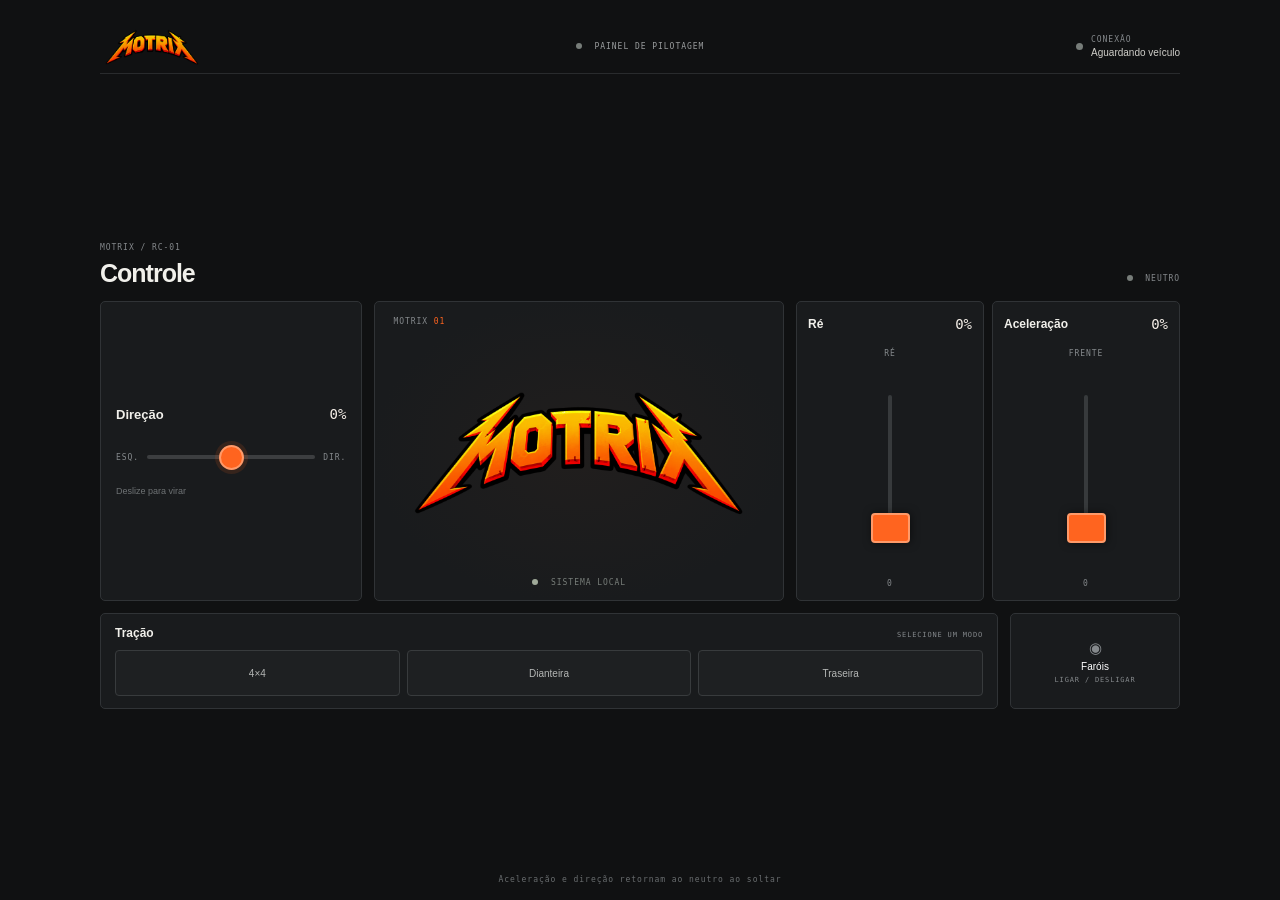
<file: index.html>
﻿<!DOCTYPE html>
<html lang="pt-BR">
<head>
  <meta charset="UTF-8">
  <meta name="viewport" content="width=device-width, initial-scale=1.0, viewport-fit=cover">
  <meta name="theme-color" content="#101112">
  <meta name="mobile-web-app-capable" content="yes">
  <meta name="apple-mobile-web-app-capable" content="yes">
  <meta name="apple-mobile-web-app-status-bar-style" content="black-translucent">
  <meta name="description" content="Painel de controle do carrinho Motrix.">
  <link rel="apple-touch-icon" href="./images/motrix-192.png">
  <link rel="manifest" href="./manifest.webmanifest">
  <link rel="stylesheet" href="./style.css">
  <link rel="icon" href="./images/favicon02.png">
  <title>Motrix — Controle</title>
</head>
<body>
  <main class="dashboard">
    <header class="topbar">
      <a class="brand" href="#inicio" aria-label="Motrix"><img src="./images/motrix.png" alt="Motrix"></a>
      <div class="session-label"><span aria-hidden="true"></span> PAINEL DE PILOTAGEM</div>
      <div class="topbar-actions">
        <div class="connection" role="status" aria-live="polite">
          <i class="connection-light" aria-hidden="true"></i>
          <span><small>CONEXÃO</small><strong id="connectionStatus">Aguardando veículo</strong></span>
        </div>
        <button class="install-button" id="installButton" type="button" hidden>Instalar</button>
      </div>
    </header>

    <section class="control-deck" id="inicio" aria-label="Controles do Motrix">
      <div class="deck-heading">
        <div><span class="eyebrow">MOTRIX / RC-01</span><h1>Controle</h1></div>
        <span class="neutral-state"><i aria-hidden="true"></i> NEUTRO</span>
      </div>

      <div class="cockpit">
        <section class="control-card steering-card" aria-labelledby="steeringTitle">
          <div class="control-title"><h2 id="steeringTitle">Direção</h2><output class="value" id="steeringValue" for="steering">0%</output></div>
          <div class="steering-range">
            <span class="range-caption" aria-hidden="true">ESQ.</span>
            <input class="horizontal-range" id="steering" type="range" min="-100" max="100" value="0" aria-label="Direção, esquerda a direita">
            <span class="range-caption" aria-hidden="true">DIR.</span>
          </div>
          <p class="control-hint">Deslize para virar</p>
        </section>

        <section class="vehicle-panel" aria-label="Identidade Motrix">
          <span class="vehicle-label">MOTRIX <b>01</b></span>
          <img class="vehicle-logo" src="./images/motrix.png" alt="Logo Motrix">
          <span class="vehicle-status"><i aria-hidden="true"></i> SISTEMA LOCAL</span>
        </section>

        <div class="drive-controls" aria-label="Movimento">
          <section class="control-card drive-card" aria-labelledby="reverseTitle">
            <div class="control-title"><h2 id="reverseTitle">Ré</h2><output class="value" id="reverseValue" for="reverse">0%</output></div>
            <div class="vertical-control">
              <span class="range-caption">RÉ</span>
              <div class="range-shell"><div class="range-track" aria-hidden="true"></div><input class="vertical-range" id="reverse" type="range" min="0" max="100" value="0" aria-label="Velocidade em ré"><span class="range-thumb" aria-hidden="true"></span></div>
              <span class="range-caption">0</span>
            </div>
          </section>
          <section class="control-card drive-card" aria-labelledby="throttleTitle">
            <div class="control-title"><h2 id="throttleTitle">Aceleração</h2><output class="value" id="throttleValue" for="throttle">0%</output></div>
            <div class="vertical-control">
              <span class="range-caption">FRENTE</span>
              <div class="range-shell"><div class="range-track" aria-hidden="true"></div><input class="vertical-range" id="throttle" type="range" min="0" max="100" value="0" aria-label="Velocidade para frente"><span class="range-thumb" aria-hidden="true"></span></div>
              <span class="range-caption">0</span>
            </div>
          </section>
        </div>
      </div>

      <footer class="bottom-controls">
        <section class="traction-block" aria-label="Tração">
          <div class="bottom-heading"><h2>Tração</h2><span>SELECIONE UM MODO</span></div>
          <div class="traction-options" role="group" aria-label="Modo de tração">
            <button class="traction-option" type="button" data-drive="4x4" aria-pressed="false">4×4</button>
            <button class="traction-option" type="button" data-drive="fwd" aria-pressed="false">Dianteira</button>
            <button class="traction-option" type="button" data-drive="rwd" aria-pressed="false">Traseira</button>
          </div>
        </section>
        <button class="lights-control" id="lightsToggle" type="button" aria-pressed="false"><span class="light-icon" aria-hidden="true">◉</span><span class="lights-name">Faróis</span><span class="hold-label">LIGAR / DESLIGAR</span></button>
      </footer>
    </section>
    <p class="footer-note">Aceleração e direção retornam ao neutro ao soltar</p>
  </main>
  <script src="./main.js" defer></script>
</body>
</html>
</file>
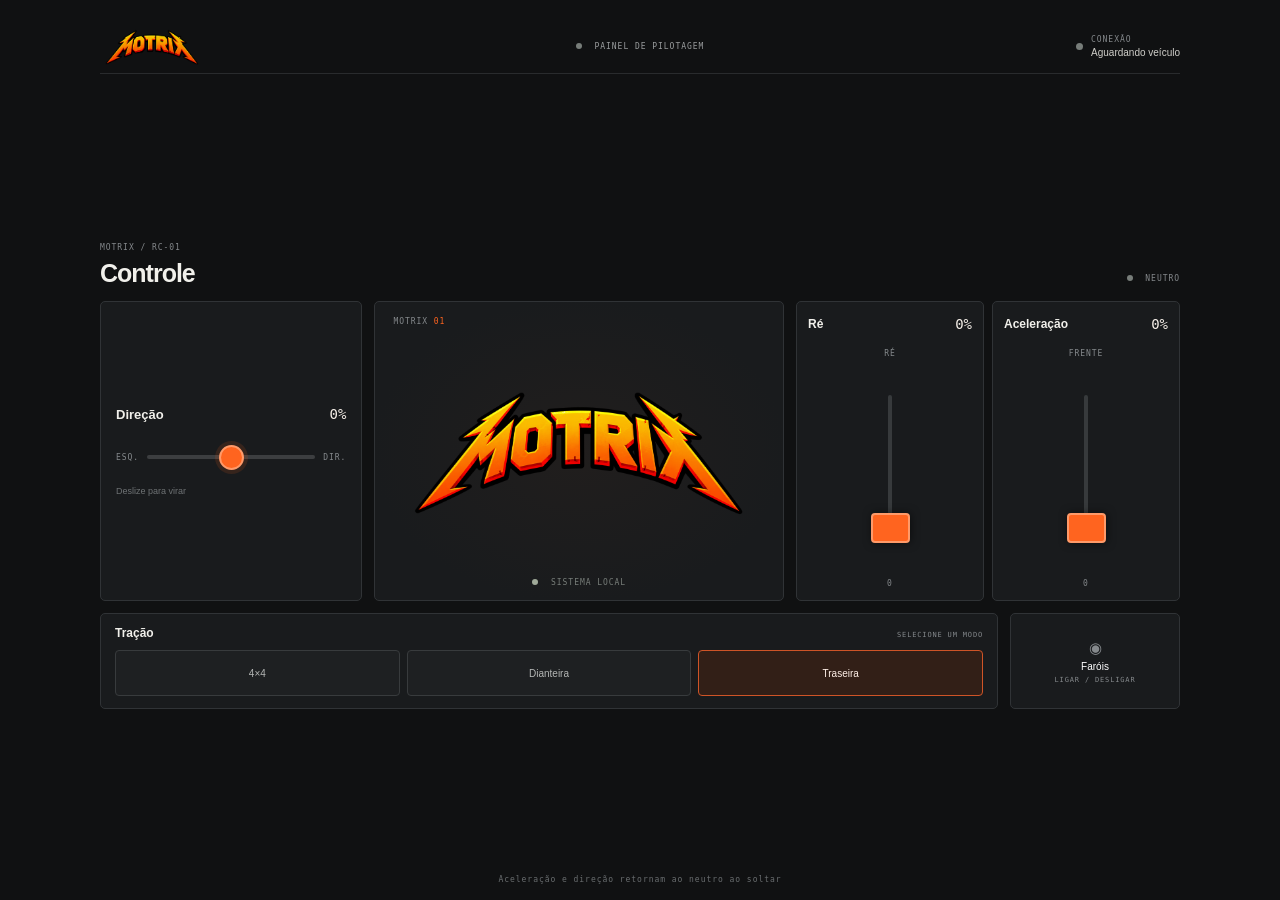
<file: data/index.html>
﻿<!DOCTYPE html>
<html lang="pt-BR">
<head>

  <meta charset="UTF-8">
  <meta name="viewport" content="width=device-width, initial-scale=1.0, viewport-fit=cover">
  <meta name="theme-color" content="#101112">
  <meta name="mobile-web-app-capable" content="yes">
  <meta name="apple-mobile-web-app-capable" content="yes">
  <meta name="apple-mobile-web-app-status-bar-style" content="black-translucent">
  <meta name="description" content="Painel de controle do carrinho Motrix.">
  <link rel="apple-touch-icon" href="./images/motrix-192.png">
  <link rel="manifest" href="./manifest.webmanifest">
  <link rel="stylesheet" href="./style.css">
  <link rel="icon" href="./images/favicon02.png">
  <title>Motrix — Controle</title>

</head>

<body>

  <main class="dashboard">

    <header class="topbar">

      <a class="brand" href="#inicio" aria-label="Motrix"><img src="./images/motrix.png" alt="Motrix"></a>
      <div class="session-label"><span aria-hidden="true"></span> PAINEL DE PILOTAGEM</div>
      <div class="topbar-actions">

        <div class="connection" role="status" aria-live="polite">

          <i class="connection-light" aria-hidden="true"></i>
          <span><small>CONEXÃO</small><strong id="connectionStatus">Aguardando veículo</strong></span>
        
        </div>

        <button class="install-button" id="installButton" type="button" hidden>Instalar</button>
      
      </div>

    </header>

    <section class="control-deck" id="inicio" aria-label="Controles do Motrix">
      
      <div class="deck-heading">

        <div><span class="eyebrow">MOTRIX / RC-01</span><h1>Controle</h1></div>
        <span class="neutral-state"><i aria-hidden="true"></i> NEUTRO</span>
      
      </div>

      <div class="cockpit">

        <section class="control-card steering-card" aria-labelledby="steeringTitle">
          
          <div class="control-title"><h2 id="steeringTitle">Direção</h2><output class="value" id="steeringValue" for="steering">0%</output></div>
          
          <div class="steering-range">

            <span class="range-caption" aria-hidden="true">ESQ.</span>
            <input class="horizontal-range" id="steering" type="range" min="-100" max="100" value="0" aria-label="Direção, esquerda a direita">
            <span class="range-caption" aria-hidden="true">DIR.</span>
          
          </div>

          <p class="control-hint">Deslize para virar</p>

        </section>

        <section class="vehicle-panel" aria-label="Identidade Motrix">

          <span class="vehicle-label">MOTRIX <b>01</b></span>
          <img class="vehicle-logo" src="./images/motrix.png" alt="Logo Motrix">
          <span class="vehicle-status"><i aria-hidden="true"></i> SISTEMA LOCAL</span>
        
        </section>

        <div class="drive-controls" aria-label="Movimento">

          <section class="control-card drive-card" aria-labelledby="reverseTitle">
            
            <div class="control-title"><h2 id="reverseTitle">Ré</h2><output class="value" id="reverseValue" for="reverse">0%</output></div>
            
            <div class="vertical-control">

              <span class="range-caption">RÉ</span>
              <div class="range-shell"><div class="range-track" aria-hidden="true"></div><input class="vertical-range" id="reverse" type="range" min="0" max="100" value="0" aria-label="Velocidade em ré"><span class="range-thumb" aria-hidden="true"></span></div>
              <span class="range-caption">0</span>
            
            </div>

          </section>

          <section class="control-card drive-card" aria-labelledby="throttleTitle">
            
            <div class="control-title"><h2 id="throttleTitle">Aceleração</h2><output class="value" id="throttleValue" for="throttle">0%</output></div>
            
            <div class="vertical-control">

              <span class="range-caption">FRENTE</span>
              <div class="range-shell"><div class="range-track" aria-hidden="true"></div><input class="vertical-range" id="throttle" type="range" min="0" max="100" value="0" aria-label="Velocidade para frente"><span class="range-thumb" aria-hidden="true"></span></div>
              <span class="range-caption">0</span>
            
            </div>

          </section>

        </div>

      </div>

      <footer class="bottom-controls">

        <section class="traction-block" aria-label="Tração">

          <div class="bottom-heading"><h2>Tração</h2><span>SELECIONE UM MODO</span></div>
          
          <div class="traction-options" role="group" aria-label="Modo de tração">

            <button class="traction-option" type="button" data-traction="4x4" aria-pressed="false">4×4</button>
            <button class="traction-option" type="button" data-traction="fwd" aria-pressed="false">Dianteira</button>
            <button class="traction-option" type="button" data-traction="rwd" aria-pressed="true">Traseira</button>
          
          </div>

        </section>

        <button class="lights-control" id="lightsToggle" type="button" aria-pressed="false"><span class="light-icon" aria-hidden="true">◉</span><span class="lights-name">Faróis</span><span class="hold-label">LIGAR / DESLIGAR</span></button>
      
      </footer>

    </section>
    
    <p class="footer-note">Aceleração e direção retornam ao neutro ao soltar</p>

  </main>

  <script src="./main.js" defer></script>
  
</body>
</html>
</file>
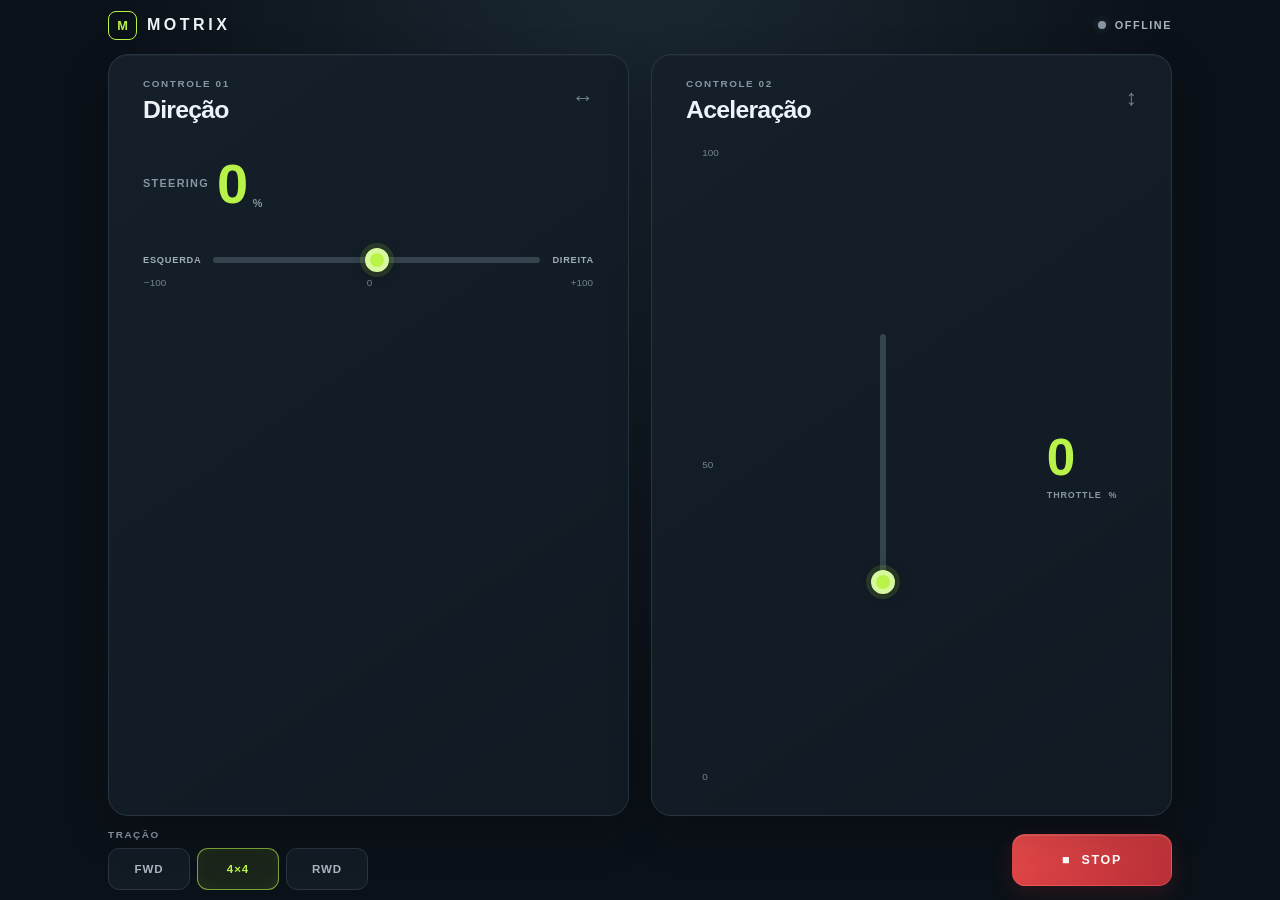
<file: Carrinho de Controle Remoto/src/index.html>
<!doctype html>
<html lang="pt-BR">
<head>
  <meta charset="utf-8">
  <meta name="viewport" content="width=device-width, initial-scale=1, viewport-fit=cover">
  <meta name="theme-color" content="#0b1118">
  <title>MOTRIX — Controle</title>
  <link rel="stylesheet" href="style.css">
</head>
<body>
  <main class="controller" aria-label="Controle virtual MOTRIX">
    <header class="topbar">
      <div class="brand"><span class="brand-mark" aria-hidden="true">M</span><span>MOTRIX</span></div>
      <div class="connection" id="connection-status" data-state="offline"><span class="status-dot" aria-hidden="true"></span><span id="connection-label">OFFLINE</span></div>
    </header>

    <section class="controls" aria-label="Controles de direção e aceleração">
      <section class="control-panel steering-panel" aria-labelledby="steering-title">
        <div class="panel-heading">
          <div><span class="eyebrow">CONTROLE 01</span><h1 id="steering-title">Direção</h1></div>
          <span class="axis-icon" aria-hidden="true">↔</span>
        </div>
        <div class="steering-readout"><span>STEERING</span><output id="steering-value" for="steering">0</output><span class="unit">%</span></div>
        <div class="range-wrap steering-wrap">
          <span class="range-end">ESQUERDA</span>
          <input id="steering" name="steering" type="range" min="-100" max="100" value="0" aria-label="Direção: esquerda ou direita">
          <span class="range-end">DIREITA</span>
        </div>
        <div class="range-scale" aria-hidden="true"><span>−100</span><span class="scale-center">0</span><span>+100</span></div>
      </section>

      <section class="control-panel throttle-panel" aria-labelledby="throttle-title">
        <div class="panel-heading">
          <div><span class="eyebrow">CONTROLE 02</span><h2 id="throttle-title">Aceleração</h2></div>
          <span class="axis-icon" aria-hidden="true">↕</span>
        </div>
        <div class="throttle-area">
          <div class="throttle-scale" aria-hidden="true"><span>100</span><span>50</span><span>0</span></div>
          <input id="throttle" name="throttle" type="range" min="0" max="100" value="0" aria-label="Aceleração de zero a cem por cento">
          <div class="throttle-value"><output id="throttle-value" for="throttle">0</output><span>THROTTLE&nbsp; %</span></div>
        </div>
      </section>
    </section>

    <footer class="bottom-bar">
      <fieldset class="drive-selector">
        <legend>TRAÇÃO</legend>
        <div class="drive-options">
          <input type="radio" name="drive" id="driveFWD" value="FWD">
          <label for="driveFWD">FWD</label>
          <input type="radio" name="drive" id="drive4x4" value="4x4" checked>
          <label for="drive4x4">4×4</label>
          <input type="radio" name="drive" id="driveRWD" value="RWD">
          <label for="driveRWD">RWD</label>
        </div>
      </fieldset>
      <button class="stop-button" id="stop-button" type="button" aria-label="Parar os motores do carrinho">
        <span class="stop-icon" aria-hidden="true">■</span><span>STOP</span>
      </button>
    </footer>
  </main>
 <script>
    const steering = document.querySelector('#steering');
    const throttle = document.querySelector('#throttle');

    const steeringValue = document.querySelector('#steering-value');
    const throttleValue = document.querySelector('#throttle-value');

    const status = document.querySelector('#connection-status');
    const statusLabel = document.querySelector('#connection-label');

    const stopButton = document.querySelector('#stop-button');

    function setConnection(online) {
        status.dataset.state = online ? 'online' : 'offline';
        statusLabel.textContent = online ? 'CONNECTED' : 'OFFLINE';
    }

    function currentCommand() {
        return {
            steering: Number(steering.value),
            throttle: Number(throttle.value),
            driveMode: document.querySelector(
                'input[name="drive"]:checked'
            ).value
        };
    }

    function sendCommand() {
        const command = currentCommand();

        console.log('Comando MOTRIX:', command);
    }

    function stopMotors() {
        steering.value = '0';
        throttle.value = '0';

        steeringValue.value = '0';
        throttleValue.value = '0';

        const command = {
            steering: 0,
            throttle: 0,
            driveMode: document.querySelector(
                'input[name="drive"]:checked'
            ).value
        };

        console.log('STOP:', command);
    }

    steering.addEventListener('input', () => {
        steeringValue.value = steering.value;
        sendCommand();
    });

    throttle.addEventListener('input', () => {
        throttleValue.value = throttle.value;
        sendCommand();
    });

    document
        .querySelectorAll('input[name="drive"]')
        .forEach((input) => {
            input.addEventListener('change', sendCommand);
        });

    stopButton.addEventListener('click', stopMotors);

    // Nesta fase estamos testando apenas a interface.
    setConnection(false);

    // Mostra o estado inicial no console.
    console.log('MOTRIX iniciado.');
    console.log('Comando inicial:', currentCommand());
</script>
</body>
</html>
</file>
<file: style.css>
:root {
  color-scheme: dark;
  --bg: #101112;
  --surface: #191b1d;
  --line: #303336;
  --text: #f1f0eb;
  --muted: #85898c;
  --accent: #ff641f;
  --sans: Inter, "Segoe UI", Arial, sans-serif;
  --mono: "SFMono-Regular", Consolas, monospace;
}

* { box-sizing: border-box; }
html { min-width: 320px; min-height: 100%; background: var(--bg); }
body {
  margin: 0;
  min-height: 100svh;
  background: var(--bg);
  color: var(--text);
  font-family: var(--sans);
  -webkit-font-smoothing: antialiased;
  overscroll-behavior: none;
  -webkit-tap-highlight-color: transparent;
}
button, input { font: inherit; }
.dashboard {
  width: min(1080px, calc(100% - 48px));
  min-height: 100svh;
  margin: 0 auto;
  padding: 20px 0 max(16px, env(safe-area-inset-bottom));
  display: flex;
  flex-direction: column;
}
.topbar {
  min-height: 54px;
  display: grid;
  grid-template-columns: 1fr auto 1fr;
  align-items: center;
  gap: 16px;
  border-bottom: 1px solid #292b2d;
}
.brand { display: flex; width: max-content; align-items: center; }
.brand img { display: block; width: 104px; height: 36px; object-fit: contain; }
.session-label, .eyebrow, .neutral-state, .connection small, .range-caption,
.vehicle-label, .vehicle-status, .bottom-heading span, .hold-label, .footer-note {
  font-family: var(--mono);
  font-size: 8px;
  letter-spacing: .12em;
}
.session-label { color: #9a9d9e; white-space: nowrap; }
.session-label span, .vehicle-status i, .neutral-state i {
  display: inline-block;
  width: 6px;
  height: 6px;
  margin-right: 7px;
  border-radius: 50%;
  background: #777d79;
}
.topbar-actions { justify-self: end; display: flex; align-items: center; gap: 12px; }
.connection { display: flex; align-items: center; gap: 8px; }
.connection-light { width: 7px; height: 7px; border-radius: 50%; background: #777d79; }
.connection>span:last-child { display: grid; gap: 3px; }
.connection small, .eyebrow { color: var(--muted); }
.connection strong { color: #d0cfca; font-size: 10px; font-weight: 500; }
.install-button {
  min-height: 34px;
  border: 1px solid #4b382e;
  border-radius: 4px;
  background: transparent;
  color: #f0c3ad;
  padding: 0 10px;
  font-size: 10px;
}
.install-button[hidden] { display: none; }
.control-deck { width: 100%; margin: auto 0; padding: 30px 0 22px; }
.deck-heading { display: flex; justify-content: space-between; align-items: end; margin-bottom: 14px; }
h1 { margin: 5px 0 0; font-size: 25px; line-height: 1.15; letter-spacing: -.04em; font-weight: 560; }
.neutral-state { color: #85898c; padding-bottom: 4px; }
.neutral-state i { width: 6px; height: 6px; background: #777d79; }
.cockpit {
  display: grid;
  grid-template-columns: minmax(170px, .82fr) minmax(230px, 1.28fr) minmax(250px, 1.2fr);
  gap: 12px;
  min-height: 300px;
}
.control-card, .vehicle-panel {
  min-width: 0;
  border: 1px solid var(--line);
  border-radius: 5px;
  background: var(--surface);
}
.control-card { padding: 15px; }
.steering-card { display: flex; flex-direction: column; justify-content: center; }
.control-title { display: flex; align-items: center; justify-content: space-between; gap: 8px; }
.control-title h2, .bottom-heading h2 { margin: 0; font-size: 13px; font-weight: 550; }
.value { color: #f4eee7; font: 500 14px var(--mono); font-variant-numeric: tabular-nums; }
.steering-range { display: flex; align-items: center; gap: 8px; margin-top: 16px; }
.range-caption { color: var(--muted); font-size: 8px; white-space: nowrap; }
.horizontal-range {
  width: 100%;
  height: 38px;
  margin: 0;
  appearance: none;
  -webkit-appearance: none;
  background: transparent;
  touch-action: none;
  cursor: pointer;
}
.horizontal-range::-webkit-slider-runnable-track {
  height: 4px;
  border-radius: 5px;
  background: linear-gradient(to right, #3c3e40 0%, #3c3e40 49.5%, #77797b 49.5%, #77797b 50.5%, #3c3e40 50.5%, #3c3e40 100%);
}
.horizontal-range::-moz-range-track { height: 4px; border-radius: 5px; background: #3c3e40; }
.horizontal-range::-moz-range-progress { height: 4px; background: var(--accent); }
.horizontal-range::-webkit-slider-thumb {
  width: 25px;
  height: 25px;
  margin-top: -10.5px;
  appearance: none;
  -webkit-appearance: none;
  border: 2px solid #ff9a69;
  border-radius: 50%;
  background: var(--accent);
  box-shadow: 0 0 0 4px #ff641f20;
}
.horizontal-range::-moz-range-thumb { width: 22px; height: 22px; border: 2px solid #ff9a69; border-radius: 50%; background: var(--accent); }
.control-hint { margin: 10px 0 0; color: #6f7375; font-size: 9px; }
.vehicle-panel {
  display: flex;
  flex-direction: column;
  align-items: center;
  justify-content: space-between;
  padding: 15px 18px 13px;
  background: radial-gradient(ellipse at center, #211e1d 0%, var(--surface) 72%);
}
.vehicle-label { align-self: flex-start; color: #85898c; }
.vehicle-label b { color: var(--accent); font-weight: 500; }
.vehicle-logo { display: block; width: min(90%, 390px); max-height: 190px; object-fit: contain; }
.vehicle-status { color: #777d79; }
.vehicle-status i { width: 6px; height: 6px; background: #a0aa99; }
.drive-controls { min-width: 0; display: grid; grid-template-columns: repeat(2, minmax(0, 1fr)); gap: 8px; }
.drive-card { display: flex; flex-direction: column; padding: 14px 11px 12px; }
.drive-card .control-title h2 { font-size: 12px; }
.vertical-control {
  flex: 1;
  min-height: 205px;
  display: flex;
  flex-direction: column;
  align-items: center;
  justify-content: space-between;
  padding-top: 17px;
}
.range-shell { position: relative; width: 50px; height: 148px; display: flex; align-items: center; justify-content: center; }
.range-track { position: absolute; top: 0; bottom: 0; left: 50%; width: 4px; transform: translateX(-50%); border-radius: 4px; background: #373a3c; }
.vertical-range {
  position: absolute;
  z-index: 2;
  width: 148px;
  height: 46px;
  margin: 0;
  appearance: none;
  -webkit-appearance: none;
  background: transparent;
  transform: rotate(-90deg);
  touch-action: none;
  cursor: pointer;
}
.vertical-range::-webkit-slider-runnable-track { height: 46px; background: transparent; }
.vertical-range::-moz-range-track { height: 46px; background: transparent; }
.vertical-range::-webkit-slider-thumb {
  width: 30px;
  height: 39px;
  margin-top: 3.5px;
  appearance: none;
  -webkit-appearance: none;
  border: 2px solid #ff9a69;
  border-radius: 4px;
  background: var(--accent);
  box-shadow: 0 1px 9px #0008;
}
.vertical-range::-moz-range-thumb { width: 28px; height: 37px; border: 2px solid #ff9a69; border-radius: 4px; background: var(--accent); }
.range-thumb {
  position: absolute;
  z-index: 1;
  top: calc((100% - 39px) * (1 - var(--progress, 0)));
  width: 30px;
  height: 39px;
  border-radius: 4px;
  pointer-events: none;
}
.bottom-controls {
  display: grid;
  grid-template-columns: 1fr 170px;
  align-items: stretch;
  gap: 12px;
  margin-top: 12px;
}
.traction-block, .lights-control { border: 1px solid var(--line); border-radius: 5px; background: var(--surface); }
.traction-block { min-width: 0; padding: 12px 14px; }
.bottom-heading { display: flex; align-items: baseline; justify-content: space-between; gap: 8px; margin-bottom: 10px; }
.bottom-heading h2 { font-size: 12px; }
.bottom-heading span, .hold-label { color: var(--muted); font-size: 7px; }
.traction-options { display: grid; grid-template-columns: repeat(3, minmax(0, 1fr)); gap: 7px; }
.traction-option, .lights-control { min-height: 46px; touch-action: none; cursor: pointer; }
.traction-option {
  padding: 6px 4px;
  border: 1px solid #383b3d;
  border-radius: 4px;
  background: #1e2022;
  color: #b4b6b5;
  font-size: 10px;
  transition: background .12s, border-color .12s, color .12s;
}
.traction-option[aria-pressed="true"], .lights-control[aria-pressed="true"] { border-color: #cf5427; background: #321f17; color: #fff0e8; }
.lights-control { display: flex; flex-direction: column; align-items: center; justify-content: center; gap: 4px; padding: 8px; }
.light-icon { color: #85898c; font-size: 15px; }
.lights-control[aria-pressed="true"] .light-icon { color: #ffbd6a; }
.lights-name { font-size: 10px; }
.footer-note { margin: 0; padding-top: 12px; color: #696d6f; text-align: center; font-size: 8px; }
button:focus-visible, input:focus-visible { outline: 2px solid #ff9867; outline-offset: 3px; }

@media (max-width: 760px) {
  .dashboard { width: calc(100% - 32px); padding-top: max(10px, env(safe-area-inset-top)); }
  .topbar { min-height: 50px; grid-template-columns: 1fr auto; gap: 8px; }
  .brand img { width: 88px; height: 32px; }
  .session-label { display: none; }
  .topbar-actions { gap: 8px; }
  .connection { gap: 6px; }
  .connection strong { font-size: 9px; }
  .install-button { min-height: 34px; padding: 0 8px; }
  .control-deck { margin: 0; padding: 18px 0 12px; }
  .deck-heading { margin-bottom: 10px; }
  h1 { font-size: 22px; }
  .cockpit {
    grid-template-columns: minmax(0, 1fr) minmax(0, 1fr);
    grid-template-areas: "vehicle vehicle" "steering steering" "drive drive";
    gap: 9px;
    min-height: 0;
  }
  .vehicle-panel { grid-area: vehicle; min-height: 142px; padding: 10px 13px; }
  .vehicle-logo { width: min(62%, 260px); max-height: 90px; }
  .vehicle-label, .vehicle-status { font-size: 7px; }
  .steering-card { grid-area: steering; min-height: 100px; padding: 12px 13px 10px; }
  .steering-range { margin-top: 7px; }
  .horizontal-range { height: 34px; }
  .control-hint { display: none; }
  .drive-controls { grid-area: drive; gap: 9px; }
  .drive-card { min-height: 184px; padding: 12px 11px 10px; }
  .vertical-control { min-height: 0; height: 137px; padding-top: 10px; }
  .range-shell { height: 104px; }
  .vertical-range { width: 104px; }
  .bottom-controls { grid-template-columns: minmax(0, 1fr) 112px; gap: 9px; margin-top: 9px; }
  .traction-block { padding: 10px; }
  .bottom-heading { margin-bottom: 8px; }
  .bottom-heading span { font-size: 6px; }
  .traction-options { gap: 5px; }
  .traction-option { min-height: 44px; font-size: 9px; }
  .lights-control { min-height: 72px; }
}

@media (max-width: 380px) {
  .dashboard { width: calc(100% - 22px); }
  .connection small { font-size: 7px; }
  .connection strong { font-size: 8px; }
  .install-button { font-size: 9px; }
  .bottom-controls { grid-template-columns: minmax(0, 1fr) 88px; gap: 7px; }
  .traction-block { padding: 9px 7px; }
  .bottom-heading span { letter-spacing: .04em; }
  .traction-option { padding: 5px 2px; font-size: 8px; }
  .lights-control { padding: 5px; }
}

@media (max-height: 600px) and (min-width: 761px) {
  .dashboard { padding-top: 8px; }
  .control-deck { padding-top: 12px; padding-bottom: 10px; }
  .deck-heading { margin-bottom: 8px; }
  .cockpit { min-height: 250px; }
  .vertical-control { min-height: 0; }
  .range-shell { height: 125px; }
  .vertical-range { width: 125px; }
  .vehicle-logo { max-height: 150px; }
}

/* Fit the controller to the viewport; the driving UI never scrolls. */
html,
body {
  width: 100%;
  height: 100%;
  overflow: hidden;
}
body {
  min-height: 0;
  height: 100vh;
  height: 100dvh;
}
.dashboard {
  min-height: 0;
  height: 100vh;
  height: 100dvh;
  overflow: hidden;
}

@media (orientation: landscape) and (max-height: 640px) {
  .dashboard {
    width: 100%;
    padding: max(4px, env(safe-area-inset-top)) max(8px, env(safe-area-inset-right)) max(4px, env(safe-area-inset-bottom)) max(8px, env(safe-area-inset-left));
  }
  .topbar {
    flex: 0 0 auto;
    min-height: 38px;
    gap: 8px;
  }
  .brand img {
    width: 76px;
    height: 27px;
  }
  .session-label {
    font-size: 7px;
  }
  .topbar-actions {
    gap: 7px;
  }
  .connection {
    gap: 5px;
  }
  .connection strong {
    font-size: 8px;
  }
  .install-button {
    min-height: 28px;
    padding: 0 7px;
    font-size: 8px;
  }
  .control-deck {
    flex: 1 1 0;
    display: grid;
    grid-template-rows: auto minmax(0, 1fr) auto;
    gap: 6px;
    min-height: 0;
    margin: 0;
    padding: 5px 0;
  }
  .deck-heading {
    align-items: center;
    margin: 0;
  }
  h1 {
    margin-top: 2px;
    font-size: 17px;
  }
  .neutral-state {
    padding: 0;
    font-size: 7px;
  }
  .cockpit {
    min-height: 0;
    grid-template-columns: minmax(0, .88fr) minmax(0, 1fr) minmax(0, 1.2fr);
    grid-template-areas: "steering vehicle drive";
    gap: 7px;
  }
  .steering-card {
    grid-area: steering;
    min-height: 0;
    padding: 7px;
  }
  .control-title h2 {
    font-size: 10px;
  }
  .value {
    font-size: 10px;
  }
  .steering-range {
    gap: 4px;
    margin-top: 7px;
  }
  .range-caption {
    font-size: 6px;
  }
  .horizontal-range {
    height: 30px;
  }
  .control-hint {
    display: none;
  }
  .vehicle-panel {
    grid-area: vehicle;
    min-height: 0;
    padding: 6px 8px;
  }
  .vehicle-label,
  .vehicle-status {
    font-size: 6px;
  }
  .vehicle-logo {
    width: 90%;
    max-height: 18vh;
  }
  .drive-controls {
    grid-area: drive;
    min-height: 0;
    gap: 5px;
  }
  .drive-card {
    min-height: 0;
    padding: 7px 6px 5px;
  }
  .drive-card .control-title {
    gap: 3px;
  }
  .drive-card .control-title h2 {
    font-size: 9px;
  }
  .drive-card .value {
    font-size: 9px;
  }
  .vertical-control {
    min-height: 0;
    padding-top: 4px;
  }
  .range-shell {
    width: 40px;
    height: clamp(58px, 22vh, 118px);
  }
  .vertical-range {
    width: clamp(58px, 22vh, 118px);
    height: 34px;
  }
  .vertical-range::-webkit-slider-runnable-track {
    height: 34px;
  }
  .vertical-range::-moz-range-track {
    height: 34px;
  }
  .vertical-range::-webkit-slider-thumb {
    width: 25px;
    height: 31px;
    margin-top: 1.5px;
  }
  .vertical-range::-moz-range-thumb {
    width: 25px;
    height: 31px;
  }
  .range-thumb {
    top: calc((100% - 31px) * (1 - var(--progress, 0)));
    width: 25px;
    height: 31px;
  }
  .bottom-controls {
    grid-template-columns: minmax(0, 1fr) 102px;
    gap: 7px;
    margin: 0;
  }
  .traction-block {
    padding: 6px 8px;
  }
  .bottom-heading {
    margin-bottom: 4px;
  }
  .bottom-heading h2 {
    font-size: 10px;
  }
  .bottom-heading span {
    display: none;
  }
  .traction-options {
    gap: 4px;
  }
  .traction-option {
    min-height: 32px;
    padding: 4px 2px;
    font-size: 8px;
  }
  .lights-control {
    min-height: 42px;
    gap: 2px;
    padding: 4px;
  }
  .light-icon {
    font-size: 12px;
  }
  .lights-name {
    font-size: 9px;
  }
  .hold-label {
    font-size: 5px;
  }
  .footer-note {
    display: none;
  }
}
</file>
<file: data/style.css>
:root {
  color-scheme: dark;
  --bg: #101112;
  --surface: #191b1d;
  --line: #303336;
  --text: #f1f0eb;
  --muted: #85898c;
  --accent: #ff641f;
  --sans: Inter, "Segoe UI", Arial, sans-serif;
  --mono: "SFMono-Regular", Consolas, monospace;
}

* { box-sizing: border-box; }
html { min-width: 320px; min-height: 100%; background: var(--bg); }
body {
  margin: 0;
  min-height: 100svh;
  background: var(--bg);
  color: var(--text);
  font-family: var(--sans);
  -webkit-font-smoothing: antialiased;
  overscroll-behavior: none;
  -webkit-tap-highlight-color: transparent;
}
button, input { font: inherit; }
.dashboard {
  width: min(1080px, calc(100% - 48px));
  min-height: 100svh;
  margin: 0 auto;
  padding: 20px 0 max(16px, env(safe-area-inset-bottom));
  display: flex;
  flex-direction: column;
}
.topbar {
  min-height: 54px;
  display: grid;
  grid-template-columns: 1fr auto 1fr;
  align-items: center;
  gap: 16px;
  border-bottom: 1px solid #292b2d;
}
.brand { display: flex; width: max-content; align-items: center; }
.brand img { display: block; width: 104px; height: 36px; object-fit: contain; }
.session-label, .eyebrow, .neutral-state, .connection small, .range-caption,
.vehicle-label, .vehicle-status, .bottom-heading span, .hold-label, .footer-note {
  font-family: var(--mono);
  font-size: 8px;
  letter-spacing: .12em;
}
.session-label { color: #9a9d9e; white-space: nowrap; }
.session-label span, .vehicle-status i, .neutral-state i {
  display: inline-block;
  width: 6px;
  height: 6px;
  margin-right: 7px;
  border-radius: 50%;
  background: #777d79;
}
.topbar-actions { justify-self: end; display: flex; align-items: center; gap: 12px; }
.connection { display: flex; align-items: center; gap: 8px; }
.connection-light { width: 7px; height: 7px; border-radius: 50%; background: #777d79; }
.connection>span:last-child { display: grid; gap: 3px; }
.connection small, .eyebrow { color: var(--muted); }
.connection strong { color: #d0cfca; font-size: 10px; font-weight: 500; }
.install-button {
  min-height: 34px;
  border: 1px solid #4b382e;
  border-radius: 4px;
  background: transparent;
  color: #f0c3ad;
  padding: 0 10px;
  font-size: 10px;
}
.install-button[hidden] { display: none; }
.control-deck { width: 100%; margin: auto 0; padding: 30px 0 22px; }
.deck-heading { display: flex; justify-content: space-between; align-items: end; margin-bottom: 14px; }
h1 { margin: 5px 0 0; font-size: 25px; line-height: 1.15; letter-spacing: -.04em; font-weight: 560; }
.neutral-state { color: #85898c; padding-bottom: 4px; }
.neutral-state i { width: 6px; height: 6px; background: #777d79; }
.cockpit {
  display: grid;
  grid-template-columns: minmax(170px, .82fr) minmax(230px, 1.28fr) minmax(250px, 1.2fr);
  gap: 12px;
  min-height: 300px;
}
.control-card, .vehicle-panel {
  min-width: 0;
  border: 1px solid var(--line);
  border-radius: 5px;
  background: var(--surface);
}
.control-card { padding: 15px; }
.steering-card { display: flex; flex-direction: column; justify-content: center; }
.control-title { display: flex; align-items: center; justify-content: space-between; gap: 8px; }
.control-title h2, .bottom-heading h2 { margin: 0; font-size: 13px; font-weight: 550; }
.value { color: #f4eee7; font: 500 14px var(--mono); font-variant-numeric: tabular-nums; }
.steering-range { display: flex; align-items: center; gap: 8px; margin-top: 16px; }
.range-caption { color: var(--muted); font-size: 8px; white-space: nowrap; }
.horizontal-range {
  width: 100%;
  height: 38px;
  margin: 0;
  appearance: none;
  -webkit-appearance: none;
  background: transparent;
  touch-action: none;
  cursor: pointer;
}
.horizontal-range::-webkit-slider-runnable-track {
  height: 4px;
  border-radius: 5px;
  background: linear-gradient(to right, #3c3e40 0%, #3c3e40 49.5%, #77797b 49.5%, #77797b 50.5%, #3c3e40 50.5%, #3c3e40 100%);
}
.horizontal-range::-moz-range-track { height: 4px; border-radius: 5px; background: #3c3e40; }
.horizontal-range::-moz-range-progress { height: 4px; background: var(--accent); }
.horizontal-range::-webkit-slider-thumb {
  width: 25px;
  height: 25px;
  margin-top: -10.5px;
  appearance: none;
  -webkit-appearance: none;
  border: 2px solid #ff9a69;
  border-radius: 50%;
  background: var(--accent);
  box-shadow: 0 0 0 4px #ff641f20;
}
.horizontal-range::-moz-range-thumb { width: 22px; height: 22px; border: 2px solid #ff9a69; border-radius: 50%; background: var(--accent); }
.control-hint { margin: 10px 0 0; color: #6f7375; font-size: 9px; }
.vehicle-panel {
  display: flex;
  flex-direction: column;
  align-items: center;
  justify-content: space-between;
  padding: 15px 18px 13px;
  background: radial-gradient(ellipse at center, #211e1d 0%, var(--surface) 72%);
}
.vehicle-label { align-self: flex-start; color: #85898c; }
.vehicle-label b { color: var(--accent); font-weight: 500; }
.vehicle-logo { display: block; width: min(90%, 390px); max-height: 190px; object-fit: contain; }
.vehicle-status { color: #777d79; }
.vehicle-status i { width: 6px; height: 6px; background: #a0aa99; }
.drive-controls { min-width: 0; display: grid; grid-template-columns: repeat(2, minmax(0, 1fr)); gap: 8px; }
.drive-card { display: flex; flex-direction: column; padding: 14px 11px 12px; }
.drive-card .control-title h2 { font-size: 12px; }
.vertical-control {
  flex: 1;
  min-height: 205px;
  display: flex;
  flex-direction: column;
  align-items: center;
  justify-content: space-between;
  padding-top: 17px;
}
.range-shell { position: relative; width: 50px; height: 148px; display: flex; align-items: center; justify-content: center; }
.range-track { position: absolute; top: 0; bottom: 0; left: 50%; width: 4px; transform: translateX(-50%); border-radius: 4px; background: #373a3c; }
.vertical-range {
  position: absolute;
  z-index: 2;
  width: 148px;
  height: 46px;
  margin: 0;
  appearance: none;
  -webkit-appearance: none;
  background: transparent;
  transform: rotate(-90deg);
  touch-action: none;
  cursor: pointer;
}
.vertical-range::-webkit-slider-runnable-track { height: 46px; background: transparent; }
.vertical-range::-moz-range-track { height: 46px; background: transparent; }
.vertical-range::-webkit-slider-thumb {
  width: 30px;
  height: 39px;
  margin-top: 3.5px;
  appearance: none;
  -webkit-appearance: none;
  border: 2px solid #ff9a69;
  border-radius: 4px;
  background: var(--accent);
  box-shadow: 0 1px 9px #0008;
}
.vertical-range::-moz-range-thumb { width: 28px; height: 37px; border: 2px solid #ff9a69; border-radius: 4px; background: var(--accent); }
.range-thumb {
  position: absolute;
  z-index: 1;
  top: calc((100% - 39px) * (1 - var(--progress, 0)));
  width: 30px;
  height: 39px;
  border-radius: 4px;
  pointer-events: none;
}
.bottom-controls {
  display: grid;
  grid-template-columns: 1fr 170px;
  align-items: stretch;
  gap: 12px;
  margin-top: 12px;
}
.traction-block, .lights-control { border: 1px solid var(--line); border-radius: 5px; background: var(--surface); }
.traction-block { min-width: 0; padding: 12px 14px; }
.bottom-heading { display: flex; align-items: baseline; justify-content: space-between; gap: 8px; margin-bottom: 10px; }
.bottom-heading h2 { font-size: 12px; }
.bottom-heading span, .hold-label { color: var(--muted); font-size: 7px; }
.traction-options { display: grid; grid-template-columns: repeat(3, minmax(0, 1fr)); gap: 7px; }
.traction-option, .lights-control { min-height: 46px; touch-action: none; cursor: pointer; }
.traction-option {
  padding: 6px 4px;
  border: 1px solid #383b3d;
  border-radius: 4px;
  background: #1e2022;
  color: #b4b6b5;
  font-size: 10px;
  transition: background .12s, border-color .12s, color .12s;
}
.traction-option[aria-pressed="true"], .lights-control[aria-pressed="true"] { border-color: #cf5427; background: #321f17; color: #fff0e8; }
.lights-control { display: flex; flex-direction: column; align-items: center; justify-content: center; gap: 4px; padding: 8px; }
.light-icon { color: #85898c; font-size: 15px; }
.lights-control[aria-pressed="true"] .light-icon { color: #ffbd6a; }
.lights-name { font-size: 10px; }
.footer-note { margin: 0; padding-top: 12px; color: #696d6f; text-align: center; font-size: 8px; }
button:focus-visible, input:focus-visible { outline: 2px solid #ff9867; outline-offset: 3px; }

@media (max-width: 760px) {
  .dashboard { width: calc(100% - 32px); padding-top: max(10px, env(safe-area-inset-top)); }
  .topbar { min-height: 50px; grid-template-columns: 1fr auto; gap: 8px; }
  .brand img { width: 88px; height: 32px; }
  .session-label { display: none; }
  .topbar-actions { gap: 8px; }
  .connection { gap: 6px; }
  .connection strong { font-size: 9px; }
  .install-button { min-height: 34px; padding: 0 8px; }
  .control-deck { margin: 0; padding: 18px 0 12px; }
  .deck-heading { margin-bottom: 10px; }
  h1 { font-size: 22px; }
  .cockpit {
    grid-template-columns: minmax(0, 1fr) minmax(0, 1fr);
    grid-template-areas: "vehicle vehicle" "steering steering" "drive drive";
    gap: 9px;
    min-height: 0;
  }
  .vehicle-panel { grid-area: vehicle; min-height: 142px; padding: 10px 13px; }
  .vehicle-logo { width: min(62%, 260px); max-height: 90px; }
  .vehicle-label, .vehicle-status { font-size: 7px; }
  .steering-card { grid-area: steering; min-height: 100px; padding: 12px 13px 10px; }
  .steering-range { margin-top: 7px; }
  .horizontal-range { height: 34px; }
  .control-hint { display: none; }
  .drive-controls { grid-area: drive; gap: 9px; }
  .drive-card { min-height: 184px; padding: 12px 11px 10px; }
  .vertical-control { min-height: 0; height: 137px; padding-top: 10px; }
  .range-shell { height: 104px; }
  .vertical-range { width: 104px; }
  .bottom-controls { grid-template-columns: minmax(0, 1fr) 112px; gap: 9px; margin-top: 9px; }
  .traction-block { padding: 10px; }
  .bottom-heading { margin-bottom: 8px; }
  .bottom-heading span { font-size: 6px; }
  .traction-options { gap: 5px; }
  .traction-option { min-height: 44px; font-size: 9px; }
  .lights-control { min-height: 72px; }
}

@media (max-width: 380px) {
  .dashboard { width: calc(100% - 22px); }
  .connection small { font-size: 7px; }
  .connection strong { font-size: 8px; }
  .install-button { font-size: 9px; }
  .bottom-controls { grid-template-columns: minmax(0, 1fr) 88px; gap: 7px; }
  .traction-block { padding: 9px 7px; }
  .bottom-heading span { letter-spacing: .04em; }
  .traction-option { padding: 5px 2px; font-size: 8px; }
  .lights-control { padding: 5px; }
}

@media (max-height: 600px) and (min-width: 761px) {
  .dashboard { padding-top: 8px; }
  .control-deck { padding-top: 12px; padding-bottom: 10px; }
  .deck-heading { margin-bottom: 8px; }
  .cockpit { min-height: 250px; }
  .vertical-control { min-height: 0; }
  .range-shell { height: 125px; }
  .vertical-range { width: 125px; }
  .vehicle-logo { max-height: 150px; }
}

/* Fit the controller to the viewport; the driving UI never scrolls. */
html,
body {
  width: 100%;
  height: 100%;
  overflow: hidden;
}
body {
  min-height: 0;
  height: 100vh;
  height: 100dvh;
}
.dashboard {
  min-height: 0;
  height: 100vh;
  height: 100dvh;
  overflow: hidden;
}

@media (orientation: landscape) and (max-height: 640px) {
  .dashboard {
    width: 100%;
    padding: max(4px, env(safe-area-inset-top)) max(8px, env(safe-area-inset-right)) max(4px, env(safe-area-inset-bottom)) max(8px, env(safe-area-inset-left));
  }
  .topbar {
    flex: 0 0 auto;
    min-height: 38px;
    gap: 8px;
  }
  .brand img {
    width: 76px;
    height: 27px;
  }
  .session-label {
    font-size: 7px;
  }
  .topbar-actions {
    gap: 7px;
  }
  .connection {
    gap: 5px;
  }
  .connection strong {
    font-size: 8px;
  }
  .install-button {
    min-height: 28px;
    padding: 0 7px;
    font-size: 8px;
  }
  .control-deck {
    flex: 1 1 0;
    display: grid;
    grid-template-rows: auto minmax(0, 1fr) auto;
    gap: 6px;
    min-height: 0;
    margin: 0;
    padding: 5px 0;
  }
  .deck-heading {
    align-items: center;
    margin: 0;
  }
  h1 {
    margin-top: 2px;
    font-size: 17px;
  }
  .neutral-state {
    padding: 0;
    font-size: 7px;
  }
  .cockpit {
    min-height: 0;
    grid-template-columns: minmax(0, .88fr) minmax(0, 1fr) minmax(0, 1.2fr);
    grid-template-areas: "steering vehicle drive";
    gap: 7px;
  }
  .steering-card {
    grid-area: steering;
    min-height: 0;
    padding: 7px;
  }
  .control-title h2 {
    font-size: 10px;
  }
  .value {
    font-size: 10px;
  }
  .steering-range {
    gap: 4px;
    margin-top: 7px;
  }
  .range-caption {
    font-size: 6px;
  }
  .horizontal-range {
    height: 30px;
  }
  .control-hint {
    display: none;
  }
  .vehicle-panel {
    grid-area: vehicle;
    min-height: 0;
    padding: 6px 8px;
  }
  .vehicle-label,
  .vehicle-status {
    font-size: 6px;
  }
  .vehicle-logo {
    width: 90%;
    max-height: 18vh;
  }
  .drive-controls {
    grid-area: drive;
    min-height: 0;
    gap: 5px;
  }
  .drive-card {
    min-height: 0;
    padding: 7px 6px 5px;
  }
  .drive-card .control-title {
    gap: 3px;
  }
  .drive-card .control-title h2 {
    font-size: 9px;
  }
  .drive-card .value {
    font-size: 9px;
  }
  .vertical-control {
    min-height: 0;
    padding-top: 4px;
  }
  .range-shell {
    width: 40px;
    height: clamp(58px, 22vh, 118px);
  }
  .vertical-range {
    width: clamp(58px, 22vh, 118px);
    height: 34px;
  }
  .vertical-range::-webkit-slider-runnable-track {
    height: 34px;
  }
  .vertical-range::-moz-range-track {
    height: 34px;
  }
  .vertical-range::-webkit-slider-thumb {
    width: 25px;
    height: 31px;
    margin-top: 1.5px;
  }
  .vertical-range::-moz-range-thumb {
    width: 25px;
    height: 31px;
  }
  .range-thumb {
    top: calc((100% - 31px) * (1 - var(--progress, 0)));
    width: 25px;
    height: 31px;
  }
  .bottom-controls {
    grid-template-columns: minmax(0, 1fr) 102px;
    gap: 7px;
    margin: 0;
  }
  .traction-block {
    padding: 6px 8px;
  }
  .bottom-heading {
    margin-bottom: 4px;
  }
  .bottom-heading h2 {
    font-size: 10px;
  }
  .bottom-heading span {
    display: none;
  }
  .traction-options {
    gap: 4px;
  }
  .traction-option {
    min-height: 32px;
    padding: 4px 2px;
    font-size: 8px;
  }
  .lights-control {
    min-height: 42px;
    gap: 2px;
    padding: 4px;
  }
  .light-icon {
    font-size: 12px;
  }
  .lights-name {
    font-size: 9px;
  }
  .hold-label {
    font-size: 5px;
  }
  .footer-note {
    display: none;
  }
}
</file>
<file: Carrinho de Controle Remoto/src/style.css>
:root {
  color-scheme: dark;
  font-family: Inter, "Segoe UI", Roboto, Arial, sans-serif;
  background: #0b1118;
  color: #edf3f8;
  --muted: #8796a4;
  --line: #283541;
  --panel: #111a23;
  --accent: #b9f34a;
}

* { box-sizing: border-box; }

html, body { width: 100%; min-width: 320px; min-height: 100%; margin: 0; }
body { min-height: 100vh; min-height: 100dvh; background: radial-gradient(ellipse at 50% -20%, #1c2a35 0, #0b1118 60%); }
button, input { font: inherit; }

.controller {
  width: min(100%, 1100px);
  min-height: 100vh;
  min-height: 100dvh;
  margin: 0 auto;
  padding: max(14px, env(safe-area-inset-top)) max(18px, env(safe-area-inset-right)) max(14px, env(safe-area-inset-bottom)) max(18px, env(safe-area-inset-left));
  display: grid;
  grid-template-rows: auto minmax(0, 1fr) auto;
  gap: clamp(12px, 2.2vh, 22px);
}

.topbar, .brand, .connection, .panel-heading, .steering-readout, .bottom-bar, .drive-options, .stop-button { display: flex; align-items: center; }
.topbar { justify-content: space-between; min-height: 38px; }
.brand { gap: 10px; font-size: 1rem; font-weight: 850; letter-spacing: .22em; }
.brand-mark { display: grid; width: 29px; aspect-ratio: 1; place-items: center; border: 1px solid var(--accent); border-radius: 8px; color: var(--accent); font-size: .8rem; letter-spacing: 0; }
.connection { gap: 9px; color: #a7b4bf; font-size: .68rem; font-weight: 750; letter-spacing: .14em; }
.status-dot { width: 8px; aspect-ratio: 1; border-radius: 50%; background: #8796a4; box-shadow: 0 0 10px #8796a455; }
.connection[data-state="online"] { color: var(--accent); }
.connection[data-state="online"] .status-dot { background: var(--accent); box-shadow: 0 0 12px #b9f34a88; }

.controls { min-height: 0; display: grid; grid-template-columns: 1fr 1fr; gap: clamp(12px, 2vw, 22px); }
.control-panel { position: relative; min-width: 0; overflow: hidden; padding: clamp(16px, 3vh, 28px) clamp(16px, 3vw, 34px); border: 1px solid var(--line); border-radius: 20px; background: linear-gradient(145deg, #141f29, var(--panel)); box-shadow: 0 16px 45px #0003, inset 0 1px #ffffff08; }
.panel-heading { justify-content: space-between; }
.eyebrow, .drive-selector legend { color: var(--muted); font-size: .62rem; font-weight: 750; letter-spacing: .16em; }
h1, h2 { margin: 5px 0 0; font-size: clamp(1.1rem, 2.5vw, 1.55rem); font-weight: 650; letter-spacing: -.03em; }
.axis-icon { color: #71808d; font-size: 1.4rem; }
.steering-readout { margin-top: clamp(20px, 5vh, 48px); gap: 8px; color: var(--muted); font-size: .68rem; font-weight: 750; letter-spacing: .12em; }
.steering-readout output, .throttle-value output { color: var(--accent); font-variant-numeric: tabular-nums; font-size: clamp(2rem, 5vw, 3.5rem); font-weight: 650; letter-spacing: -.06em; }
.steering-readout .unit { align-self: flex-end; padding-bottom: 7px; }
.range-wrap { display: grid; align-items: center; gap: 12px; }
.steering-wrap { margin-top: clamp(22px, 6vh, 56px); grid-template-columns: auto minmax(0, 1fr) auto; }
.range-end { color: #a1adb7; font-size: .58rem; font-weight: 750; letter-spacing: .08em; }
input[type="range"] { width: 100%; height: 34px; margin: 0; appearance: none; background: transparent; touch-action: pan-x; cursor: pointer; }
input[type="range"]::-webkit-slider-runnable-track { height: 6px; border-radius: 9px; background: #35434e; }
input[type="range"]::-moz-range-track { height: 6px; border-radius: 9px; background: #35434e; }
input[type="range"]::-moz-range-progress { height: 6px; border-radius: 9px; background: var(--accent); }
input[type="range"]::-webkit-slider-thumb { width: 24px; height: 24px; margin-top: -9px; appearance: none; border: 5px solid #d8f8a0; border-radius: 50%; background: var(--accent); box-shadow: 0 0 0 5px #b9f34a22, 0 2px 12px #0008; }
input[type="range"]::-moz-range-thumb { width: 15px; height: 15px; border: 5px solid #d8f8a0; border-radius: 50%; background: var(--accent); box-shadow: 0 0 0 5px #b9f34a22; }
input[type="range"]:focus-visible { outline: 2px solid var(--accent); outline-offset: 8px; border-radius: 9px; }
.range-scale { display: flex; justify-content: space-between; margin: 0 1px; color: #74828e; font-size: .62rem; font-variant-numeric: tabular-nums; }
.scale-center { transform: translateX(1px); }

.throttle-panel { display: flex; flex-direction: column; }
.throttle-area { flex: 1; min-height: 0; display: flex; align-items: center; justify-content: center; gap: clamp(14px, 3vw, 34px); padding-top: 8px; }
.throttle-scale { align-self: stretch; display: flex; flex-direction: column; justify-content: space-between; padding: 15px 0; color: #74828e; font-size: .62rem; font-variant-numeric: tabular-nums; }
#throttle { width: min(30vh, 260px); height: 36px; transform: rotate(-90deg); touch-action: pan-y; }
#throttle::-webkit-slider-runnable-track { background: #35434e; }
#throttle::-moz-range-progress { background: var(--accent); }
.throttle-value { min-width: 74px; display: flex; flex-direction: column; gap: 3px; }
.throttle-value output { font-size: clamp(2rem, 5vw, 3.2rem); }
.throttle-value span { color: var(--muted); font-size: .56rem; font-weight: 750; letter-spacing: .1em; }

.bottom-bar { justify-content: space-between; gap: 16px; }
.drive-selector { min-width: 0; margin: 0; padding: 0; border: 0; }
.drive-selector legend { margin-bottom: 8px; padding: 0; }
.drive-options { gap: 7px; }
.drive-options input { position: absolute; width: 1px; height: 1px; opacity: 0; }
.drive-options label { min-width: clamp(54px, 12vw, 82px); min-height: 42px; display: grid; place-items: center; border: 1px solid var(--line); border-radius: 11px; background: #121b24; color: #abb7c0; font-size: .72rem; font-weight: 800; letter-spacing: .08em; cursor: pointer; transition: color .16s, background .16s, border-color .16s, transform .16s; }
.drive-options label:active, .stop-button:active { transform: scale(.97); }
.drive-options input:checked + label { border-color: #b9f34a99; background: #b9f34a17; color: var(--accent); box-shadow: inset 0 0 18px #b9f34a0b; }
.drive-options input:focus-visible + label { outline: 2px solid var(--accent); outline-offset: 3px; }
.stop-button { min-width: clamp(100px, 22vw, 160px); min-height: 52px; justify-content: center; gap: 10px; border: 1px solid #ff686866; border-radius: 13px; background: linear-gradient(135deg, #e84a4a, #b72e37); color: white; box-shadow: 0 7px 22px #df343426, inset 0 1px #ffffff24; font-size: .78rem; font-weight: 850; letter-spacing: .14em; cursor: pointer; transition: transform .16s, filter .16s; }
.stop-button:hover { filter: brightness(1.1); }
.stop-icon { font-size: .8rem; }

@media (orientation: landscape) and (min-width: 600px) {
  .controller { padding-top: max(10px, env(safe-area-inset-top)); padding-bottom: max(10px, env(safe-area-inset-bottom)); gap: clamp(8px, 1.5vh, 15px); }
  .topbar { min-height: 30px; }
  .control-panel { padding-top: clamp(12px, 2vh, 20px); padding-bottom: clamp(12px, 2vh, 20px); }
  .steering-readout { margin-top: clamp(12px, 3vh, 28px); }
  .steering-wrap { margin-top: clamp(12px, 3vh, 28px); }
}

@media (orientation: portrait) {
  .controller { min-height: 100dvh; }
  .controls { grid-template-columns: 1fr; grid-template-rows: minmax(220px, 1fr) minmax(230px, 1fr); }
  .steering-wrap { margin-top: 22px; }
  .steering-readout { margin-top: 18px; }
  #throttle { width: min(27vh, 220px); }
}

@media (max-height: 430px) and (orientation: landscape) {
  .controller { gap: 7px; padding-top: 7px; padding-bottom: 7px; }
  .topbar { min-height: 25px; }
  .brand-mark { width: 23px; border-radius: 6px; }
  .control-panel { padding: 10px 18px; border-radius: 15px; }
  .steering-readout { margin-top: 8px; }
  .steering-wrap { margin-top: 7px; }
  .bottom-bar { gap: 8px; }
  .drive-selector legend { margin-bottom: 4px; }
  .drive-options label { min-height: 36px; }
  .stop-button { min-height: 43px; }
}

@media (prefers-reduced-motion: reduce) { *, *::before, *::after { scroll-behavior: auto !important; transition-duration: .01ms !important; } }
</file>
